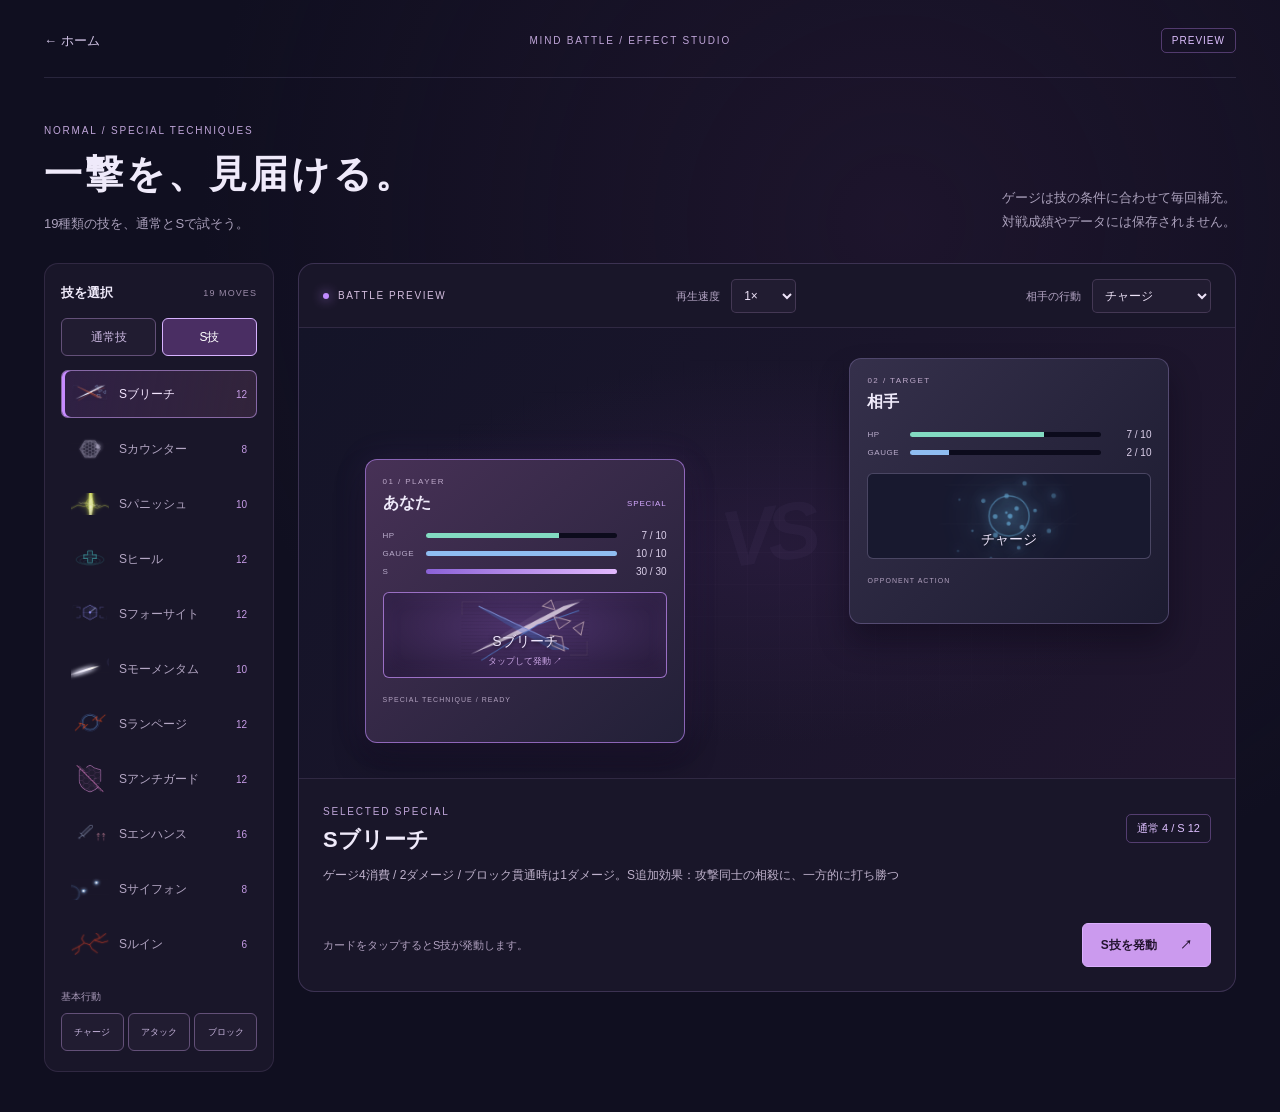
<file: battle-preview.html>
<!doctype html>
<html lang="ja">
<head>
  <meta charset="utf-8">
  <meta name="viewport" content="width=device-width,initial-scale=1">
  <meta name="theme-color" content="#100f20">
  <title>通常技・S技 バトルカードプレビュー | 心理バトル</title>
  <link rel="stylesheet" href="battle-action-art.css?v=account-update-20261024">
  <link rel="stylesheet" href="battle-preview.css?v=account-update-20261024">
</head>
<body>
  <main>
    <header class="studioHeader">
      <a href="./index.html" class="backLink">← ホーム</a>
      <span class="eyebrow">MIND BATTLE / EFFECT STUDIO</span>
      <span class="previewBadge">PREVIEW</span>
    </header>
    <section class="studioIntro">
      <div><p class="eyebrow">NORMAL / SPECIAL TECHNIQUES</p><h1>一撃を、見届ける。</h1><p>19種類の技を、通常とSで試そう。</p></div>
      <p class="studioNote">ゲージは技の条件に合わせて毎回補充。<br>対戦成績やデータには保存されません。</p>
    </section>
    <div class="studioLayout">
      <aside class="library" aria-labelledby="libraryTitle">
        <div class="sectionHeading"><h2 id="libraryTitle">技を選択</h2><span>19 MOVES</span></div>
        <div class="libraryModes" aria-label="演出の種類"><button id="normalMode" type="button" aria-pressed="false">通常技</button><button id="specialMode" type="button" aria-pressed="true">S技</button></div>
        <div id="moveLibrary" class="moveLibrary"></div>
        <p class="basicHeading">基本行動</p><div id="previewBasics" class="previewBasics"></div>
      </aside>
      <section class="previewPanel" aria-label="バトルカードプレビュー">
        <div class="previewToolbar"><span class="liveDot">BATTLE PREVIEW</span><label>再生速度 <select id="playbackRate"><option value="1">1×</option><option value="0.5">0.5×</option><option value="0.25">0.25×</option></select></label><label>相手の行動 <select id="opponentAction"></select></label></div>
        <div id="previewArena" class="previewArena">
          <div class="arenaGrid" aria-hidden="true"></div><span class="arenaVs" aria-hidden="true">VS</span>
          <article id="previewEnemy" class="battleCard enemyCard">
            <div class="cardHeading"><span>02 / TARGET</span><strong>相手</strong></div>
            <div class="resourceRow"><span>HP</span><div class="hpBar"><i></i></div><output class="hpValue">7 / 10</output></div>
            <div class="resourceRow"><span>GAUGE</span><div class="gaugeBar"><i></i></div><output class="gaugeValue">10 / 10</output></div>
            <div class="enemyAction action"><span class="actionName">チャージ</span></div>
            <span class="cardFoot">OPPONENT ACTION</span><span class="previewCardStatus"></span>
          </article>
          <article id="previewSelf" class="battleCard selfCard">
            <div class="cardHeading"><span>01 / PLAYER</span><strong>あなた</strong><span class="sTag">SPECIAL</span></div>
            <div class="resourceRow"><span>HP</span><div class="hpBar"><i></i></div><output class="hpValue">7 / 10</output></div>
            <div class="resourceRow"><span>GAUGE</span><div class="gaugeBar"><i></i></div><output class="gaugeValue">10 / 10</output></div>
            <div class="resourceRow specialResource"><span>S</span><div class="sBar"><i></i></div><output class="sValue">30 / 30</output></div>
            <button id="fireSpecial" class="action specialTechniqueAction" type="button"><span class="actionName">Sブリーチ</span><span class="fireHint">タップして発動 ↗</span></button>
            <span class="cardFoot">SPECIAL TECHNIQUE / READY</span><span class="previewCardStatus"></span>
          </article>
          <div id="previewEffects" aria-hidden="true"></div>
          <div id="moveAnnouncement" class="moveAnnouncement" aria-hidden="true"></div>
        </div>
        <div class="moveDetail"><div><span id="selectedVariant" class="eyebrow">SELECTED SPECIAL</span><h2 id="moveTitle">Sブリーチ</h2></div><span id="moveCost" class="costBadge"></span><p id="moveDescription"></p></div>
        <div class="previewFooter"><p id="previewStatus" role="status" aria-live="polite">カードをタップするとS技が発動します。</p><button id="replaySpecial" type="button">S技を発動 <span>↗</span></button></div>
      </section>
    </div>
  </main>
  <script src="combat-v4.js?v=s-special-completion-20261026"></script>
  <script src="battle-catalog.js"></script>
  <script src="advanced/special-rules.js?v=s-special-completion-20261026"></script>
  <script src="battle-preview-catalog.js?v=s-special-expansion-20261026"></script>
  <script src="battle-action-art.js"></script>
  <script src="battle-new-effects.js?v=account-update-20261024"></script>
  <script src="battle-timeline.js?v=s-special-completion-20261026"></script>
  <script src="battle-effects.js?v=account-update-20261024"></script>
  <script type="module" src="battle-preview.js?v=s-special-expansion-20261026"></script>
</body>
</html>
</file>
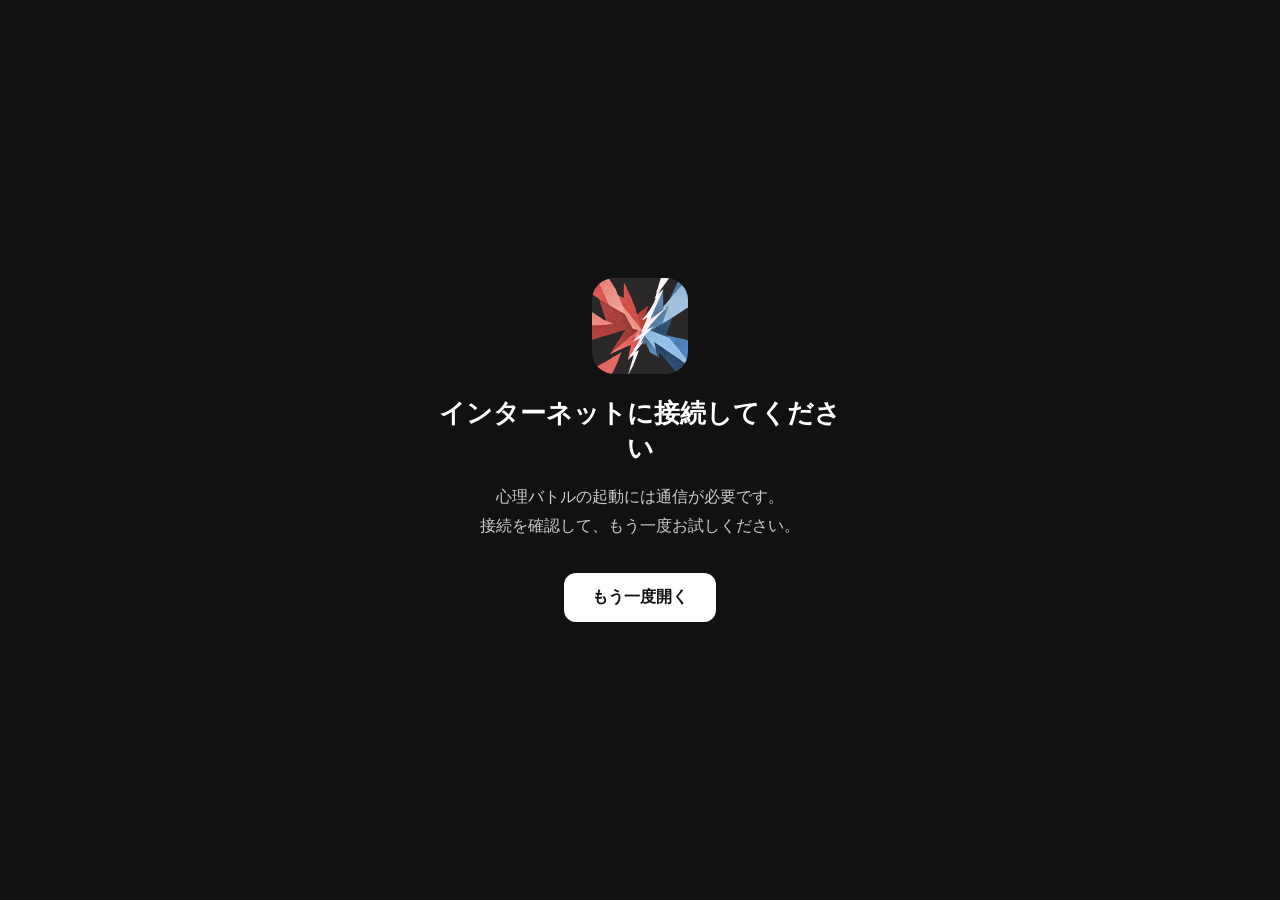
<file: offline.html>
<!doctype html>
<html lang="ja"><head><meta charset="utf-8"><meta name="viewport" content="width=device-width,initial-scale=1"><meta name="theme-color" content="#111111"><title>心理バトル — 接続待ち</title>
<style>body{margin:0;min-height:100svh;display:grid;place-items:center;background:#111;color:#fff;font-family:system-ui,sans-serif;text-align:center}main{padding:28px;max-width:420px}img{width:96px;height:96px;border-radius:22px}h1{font-size:26px}p{color:#ccc;line-height:1.8}a{display:inline-block;margin-top:16px;padding:14px 28px;border-radius:12px;background:#fff;color:#111;text-decoration:none;font-weight:bold}</style></head>
<body><main><img src="./icons/icon-192.png" alt=""><h1>インターネットに接続してください</h1><p>心理バトルの起動には通信が必要です。<br>接続を確認して、もう一度お試しください。</p><a href="./index.html">もう一度開く</a></main></body></html>
</file>
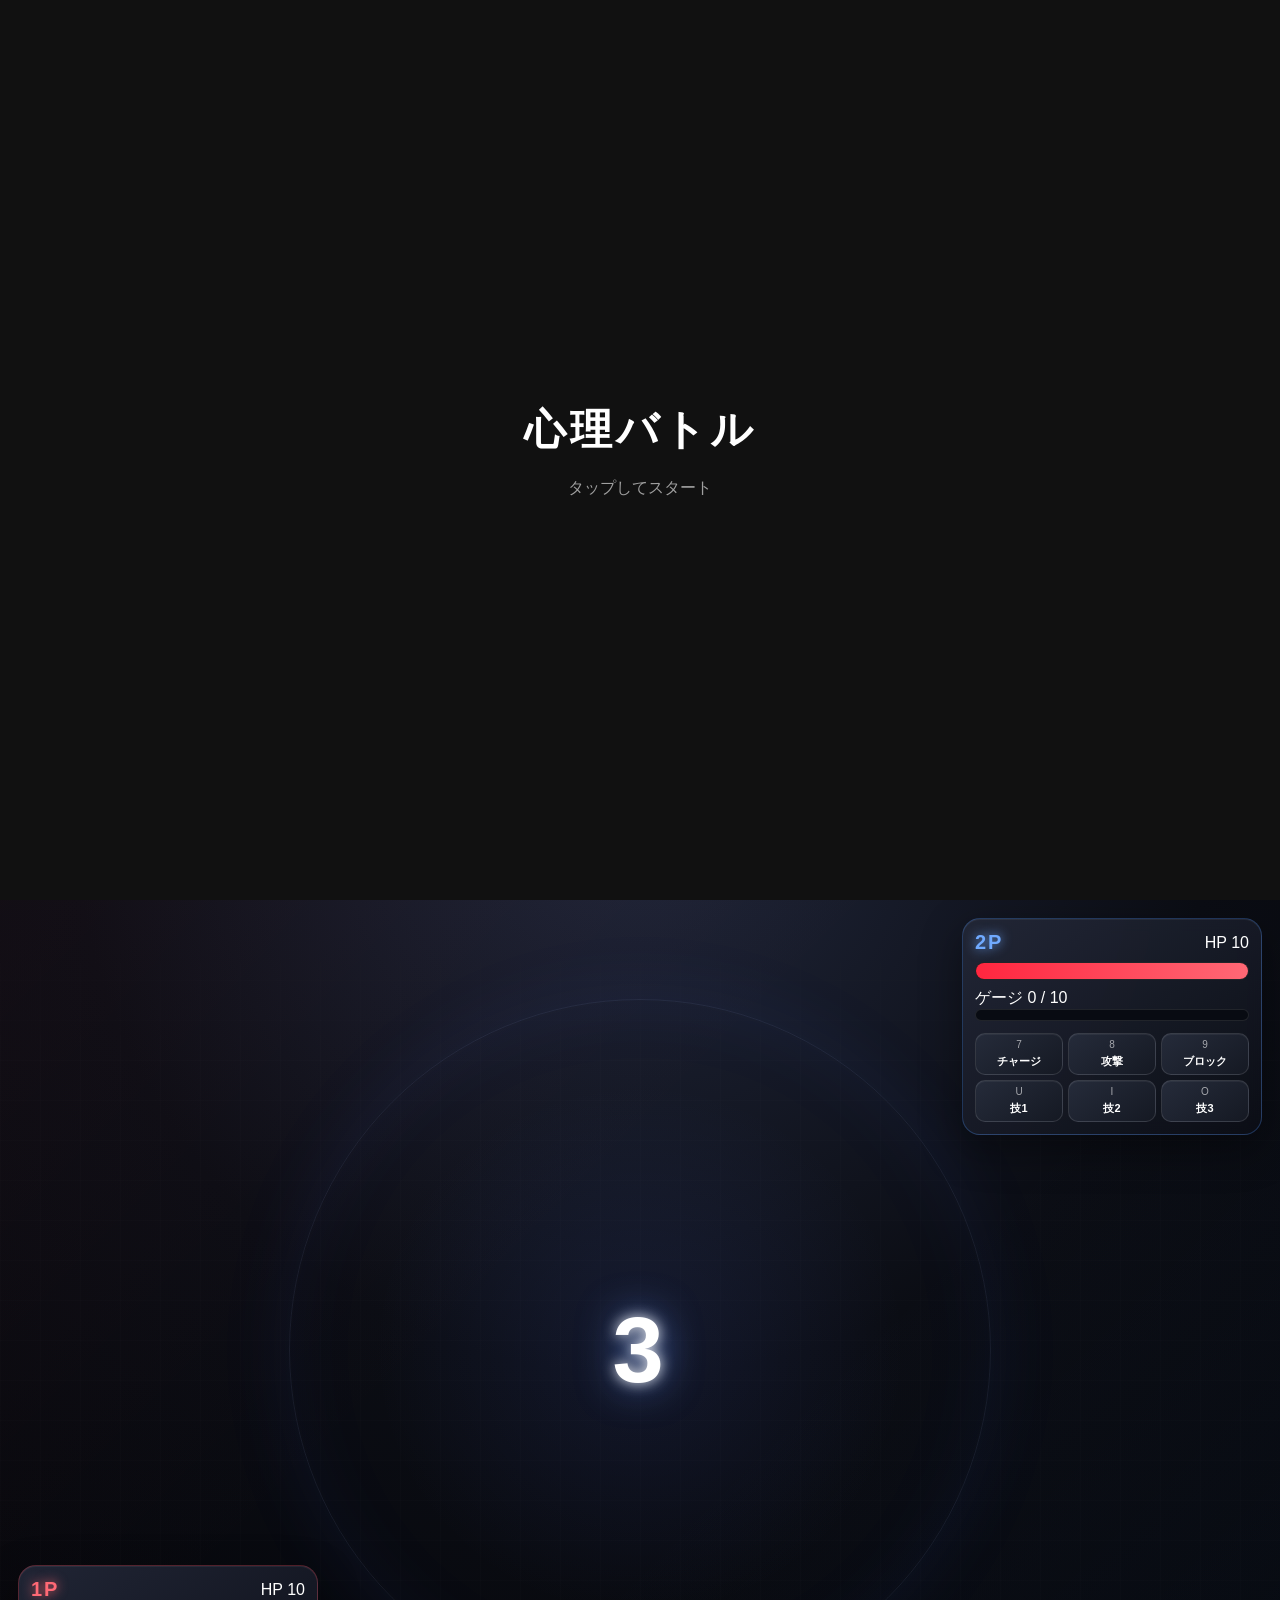
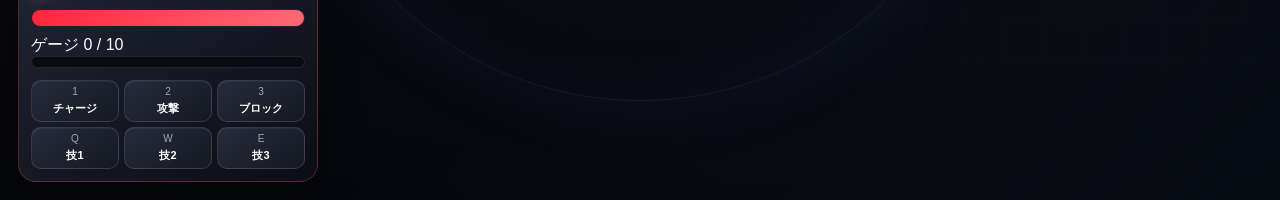
<file: 心理バトル_修正版 (1).html>
<!DOCTYPE html>
<html lang="ja">
<head>
<meta charset="UTF-8">
<meta name="viewport" content="width=device-width, initial-scale=1.0">
<title>心理バトル</title>

<style>

*{
  box-sizing:border-box;
  user-select:none;
}

body{
  margin:0;
  min-height:100vh;
  background:#111;
  color:white;
  font-family:Arial,"Noto Sans JP",sans-serif;
  overflow:hidden;
}

.screen{
  display:none;
  width:100%;
  min-height:100vh;
  justify-content:center;
  align-items:center;
  flex-direction:column;
}

.screen.active{
  display:flex;
}


/* =========================
   起動画面
========================= */

#startScreen{
  background:#111;
  cursor:pointer;
}

.startTitle{
  font-size:42px;
  font-weight:900;
  letter-spacing:4px;
}

.startSub{
  margin-top:20px;
  opacity:.6;
  font-size:16px;
}


/* =========================
   モード選択
========================= */

#modeScreen{
  gap:25px;
}

.screenTitle{
  font-size:32px;
  margin-bottom:20px;
}

.modeButton,
.confirmButton{
  width:280px;
  padding:18px;
  border:2px solid #555;
  border-radius:14px;
  background:#222;
  color:white;
  font-size:22px;
  font-weight:bold;
  cursor:pointer;
}

.modeButton:hover,
.confirmButton:hover{
  background:#333;
}


/* =========================
   技選択
========================= */

.techSelect{
  display:flex;
  flex-direction:column;
  gap:18px;
  margin-bottom:15px;
}

.techRow{
  display:flex;
  align-items:center;
  gap:15px;
}

.techArrow{
  width:45px;
  height:45px;
  border:1px solid #555;
  border-radius:10px;
  background:#222;
  color:white;
  font-size:25px;
  cursor:pointer;
}

.techIcon{
  width:100px;
  height:70px;
  border:2px solid #666;
  border-radius:12px;
  background:#222;
  display:flex;
  align-items:center;
  justify-content:center;
  font-weight:bold;
}

#techDescription{
  width:90%;
  max-width:600px;
  min-height:100px;
  margin:5px auto 20px;
  padding:12px 16px;
  border:1px solid #555;
  border-radius:12px;
  background:#1b1b1b;
  color:#ddd;
  font-size:15px;
  line-height:1.7;
  text-align:left;
}


/* =========================
   バトル画面
========================= */

#battleScreen{
  position:relative;
  display:block;
  min-height:100vh;
  width:100%;
  padding:0;
  overflow:hidden;
}

.playerArea{
  position:absolute;
  width:270px;
  border:1px solid #444;
  border-radius:12px;
  padding:8px;
  background:#181818;
  z-index:2;
}

#player1Area{
  bottom:18px;
  left:18px;
}

#player2Area{
  top:18px;
  right:18px;
}

.playerHeader{
  display:flex;
  justify-content:space-between;
  align-items:center;
  margin-bottom:8px;
}

.playerName{
  font-size:20px;
  font-weight:bold;
}

.hpText,
.gaugeText{
  font-size:16px;
}

.hpBar{
  width:100%;
  height:14px;
  background:#333;
  border-radius:10px;
  overflow:hidden;
  margin-bottom:8px;
}

.hpFill{
  height:100%;
  width:100%;
  background:#e33;
  transition:.2s;
}

.hpFill.hpDamage,.hpText.hpDamage{animation:hpDamage .42s ease-out !important;}

.gaugeBar{
  width:100%;
  height:10px;
  background:#333;
  border-radius:10px;
  overflow:hidden;
  margin-bottom:12px;
}

.gaugeFill{
  height:100%;
  width:0%;
  background:#4aa3ff;
  transition:.2s;
}

.actionList{
  display:grid;
  grid-template-columns:repeat(3,1fr);
  gap:5px;
}

.action{
  min-height:42px;
  border:1px solid #666;
  border-radius:10px;
  background:#292929;
  display:flex;
  align-items:center;
  justify-content:center;
  flex-direction:column;
  transition:.15s;
  cursor:pointer;
}

.actionKey{
  font-size:10px;
  opacity:.6;
}

.actionName{
  font-size:11px;
  font-weight:bold;
  margin-top:4px;
}

.playerArea.locked .action{
  filter:brightness(.35);
}

.action.disabled{
  opacity:.3;
}


/* =========================
   中央
========================= */

#battleCenter{
  position:absolute;
  inset:0;
  display:flex;
  flex-direction:column;
  align-items:center;
  justify-content:center;
  z-index:3;
  pointer-events:none;
}

#countdown{
  font-size:45px;
  font-weight:900;
}

#resultMessage{
  font-size:20px;
  min-height:28px;
  text-align:center;
}


/* =========================
   戦闘エフェクト
========================= */

#battleEffectLayer{
  position:absolute;
  inset:0;
  z-index:4;
  pointer-events:none;
  overflow:hidden;
}

.battleProjectile{
  position:absolute;
  width:22px;
  height:22px;
  border-radius:50%;
  transform:translate(-50%,-50%);
  box-shadow:
    0 0 10px 4px currentColor,
    0 0 24px 8px currentColor;
}

.battleProjectile.p1{
  color:#ff4d4d;
  background:#fff;
}

.battleProjectile.p2{
  color:#4da6ff;
  background:#fff;
}

.momentumProjectile{
  width:30px !important;
  height:18px !important;
  border-radius:65% 38% 65% 38% !important;
  background:linear-gradient(135deg,#fff,#e9edf4 55%,#fff) !important;
  box-shadow:0 0 8px #fff,0 0 18px rgba(255,255,255,.9),0 0 35px rgba(190,205,225,.7) !important;
}
.momentumProjectile.p1{transform:translate(-50%,-50%) rotate(20deg) scaleX(-1);}
.momentumProjectile.p2{transform:translate(-50%,-50%) rotate(20deg);}


/* =========================
   行動名
========================= */

.battleActionLabel{
  position:absolute;
  z-index:6;

  font-size:42px;
  font-weight:900;

  padding:10px 20px;

  border-radius:12px;

  opacity:0;

  animation:actionLabelIn .8s ease-out forwards;

  text-shadow:
    0 0 10px currentColor,
    0 0 22px currentColor,
    0 0 40px currentColor;

  white-space:nowrap;
}


/* 1P：左下から中央寄り */

.battleActionLabel.p1{
  left:30%;
  bottom:30%;
  transform:translateX(-50%);
  color:#ff6b6b;
}

.battleActionLabel.p2{
  left:46%;
  top:30%;
  transform:translateX(-50%);
  color:#69aaff;
}
@keyframes actionLabelIn{
  0%{
    opacity:0;
    transform:scale(.75);
  }

  25%{
    opacity:1;
    transform:scale(1.08);
  }

  100%{
    opacity:1;
    transform:scale(1);
  }
}


/* =========================
   シールド
========================= */

.battleShield{
  position:absolute;
  width:92px;
  height:120px;
  z-index:5;
  transform:translate(-50%,-50%);
  border:5px solid currentColor;
  border-radius:
    50% 50% 45% 45% /
    18% 18% 72% 72%;

  opacity:0;

  box-shadow:
    0 0 12px currentColor,
    0 0 30px currentColor,
    inset 0 0 18px currentColor;

  background:
    radial-gradient(
      circle,
      transparent 35%,
      rgba(255,255,255,.08) 70%,
      transparent 72%
    );

  animation:shieldAppear .8s ease-out forwards;
}

.battleShield.p1{
  left:15%;
  top:75%;
  color:#69aaff;
}

.battleShield.p2{
  right:15%;
  top:25%;
  color:#69aaff;
}

@keyframes shieldAppear{

  0%{
    opacity:0;
    transform:translate(-50%,-50%) scale(.45);
  }

  25%{
    opacity:1;
    transform:translate(-50%,-50%) scale(1.12);
  }

  100%{
    opacity:.9;
    transform:translate(-50%,-50%) scale(1);
  }

}


/* =========================
   ヒット表示
========================= */

.battleImpact{
  position:absolute;
  left:50%;
  top:50%;
  transform:translate(-50%,-50%) scale(.2);
  font-size:38px;
  font-weight:900;
  opacity:0;

  text-shadow:
    0 0 12px currentColor,
    0 0 28px currentColor;

  animation:impactFlash .45s ease-out forwards;
}

.battleImpact.hit{
  color:#ffcf4d;
}

.battleImpact.blocked{
  color:#65b5ff;
}

.battleImpact.clash{
  color:#fff;
}

.battleImpact.reflect{
  color:#d66cff;
}

.battleImpact.heal{
  color:#63ff8b;
}

@keyframes impactFlash{

  0%{
    opacity:0;
    transform:translate(-50%,-50%) scale(.2);
  }

  30%{
    opacity:1;
    transform:translate(-50%,-50%) scale(1.35);
  }

  100%{
    opacity:0;
    transform:translate(-50%,-50%) scale(1.8);
  }

}


/* =========================
   スマホ対応
========================= */

@media(max-width:600px){

  .startTitle{
    font-size:30px;
  }

  .screenTitle{
    font-size:26px;
  }

  .playerArea{
    width:220px;
    padding:6px;
  }

  #player1Area{
    bottom:10px;
    left:10px;
  }

  #player2Area{
    top:10px;
    right:10px;
  }

  .action{
    min-height:36px;
  }

  .actionName{
    font-size:11px;
  }

  .actionKey{
    font-size:10px;
  }

  .techIcon{
    width:85px;
  }

  #techDescription{
    font-size:13px;
  }

}


/* =========================
   心理バトル：対戦ゲームUI強化
========================= */
body{
  background:
    radial-gradient(circle at 50% 45%, #20263a 0%, #0b0d14 48%, #05060a 100%);
}

#battleScreen{
  background:
    radial-gradient(circle at 50% 50%, rgba(90,120,255,.10), transparent 34%),
    linear-gradient(135deg, rgba(255,70,90,.035), transparent 42%),
    linear-gradient(315deg, rgba(60,150,255,.035), transparent 42%);
}

#battleScreen::before{
  content:"";
  position:absolute;
  inset:0;
  pointer-events:none;
  opacity:.28;
  background-image:
    linear-gradient(rgba(255,255,255,.035) 1px, transparent 1px),
    linear-gradient(90deg, rgba(255,255,255,.035) 1px, transparent 1px);
  background-size:40px 40px;
  mask-image:linear-gradient(to bottom, transparent, black 18%, black 82%, transparent);
}

#battleScreen::after{
  content:"";
  position:absolute;
  left:50%;
  top:50%;
  width:55vw;
  height:55vw;
  max-width:700px;
  max-height:700px;
  transform:translate(-50%,-50%);
  border:1px solid rgba(150,180,255,.10);
  border-radius:50%;
  box-shadow:0 0 80px rgba(80,110,255,.08), inset 0 0 80px rgba(80,110,255,.05);
  pointer-events:none;
}

.playerArea{
  width:300px;
  padding:12px;
  border:1px solid rgba(255,255,255,.16);
  border-radius:18px;
  background:linear-gradient(145deg, rgba(35,40,56,.92), rgba(12,14,22,.92));
  box-shadow:0 14px 40px rgba(0,0,0,.38), inset 0 1px 0 rgba(255,255,255,.06);
  backdrop-filter:blur(8px);
  transition:transform .2s, box-shadow .2s, border-color .2s;
}

#player1Area{ border-color:rgba(255,75,90,.28); }
#player2Area{ border-color:rgba(80,150,255,.28); }

.playerArea.locked{
  box-shadow:0 0 28px rgba(255,255,255,.08), 0 14px 40px rgba(0,0,0,.38);
}

.playerName{
  letter-spacing:2px;
  text-shadow:0 0 12px currentColor;
}
#player1Area .playerName{color:#ff6975;}
#player2Area .playerName{color:#70aaff;}

.hpBar{
  height:18px;
  border:1px solid rgba(255,255,255,.10);
  background:#090b10;
  box-shadow:inset 0 2px 5px rgba(0,0,0,.6);
}
.hpFill{
  background:linear-gradient(90deg,#ff263f,#ff6875,#ff263f);
  background-size:200% 100%;
  box-shadow:0 0 12px rgba(255,50,70,.65);
  transition:width .35s cubic-bezier(.2,.8,.2,1);
  animation:hpFlow 2s linear infinite;
}

.gaugeBar{
  height:12px;
  border:1px solid rgba(255,255,255,.10);
  background:#080b12;
}
.gaugeFill{
  background:linear-gradient(90deg,#3f82ff,#7fe8ff,#3f82ff);
  background-size:200% 100%;
  box-shadow:0 0 10px rgba(70,170,255,.55);
  transition:width .35s cubic-bezier(.2,.8,.2,1);
  animation:gaugeFlow 1.7s linear infinite;
}
.gaugeFill.gaugeReady{
  box-shadow:0 0 9px #68c9ff,0 0 22px rgba(70,160,255,.9),0 0 38px rgba(70,160,255,.5);
  animation:gaugeFlow .8s linear infinite, gaugePulse .7s ease-in-out infinite alternate;
}
.gaugeFill.gaugeMax{
  box-shadow:0 0 10px #fff,0 0 25px #6de4ff,0 0 50px rgba(80,180,255,.9);
}

.action{
  border:1px solid rgba(255,255,255,.12);
  background:linear-gradient(145deg,#252b3a,#151923);
  box-shadow:inset 0 1px 0 rgba(255,255,255,.05);
  transition:transform .12s, filter .12s, box-shadow .12s, border-color .12s;
}
.action:hover{
  transform:translateY(-2px);
  border-color:rgba(130,180,255,.55);
  box-shadow:0 0 16px rgba(80,150,255,.18), inset 0 1px 0 rgba(255,255,255,.08);
}
.action.disabled{filter:grayscale(.7);opacity:.22;}
.playerArea.locked .action:hover{transform:none;}

#countdown{
  font-size:clamp(54px,8vw,92px);
  letter-spacing:4px;
  text-shadow:0 0 14px rgba(255,255,255,.9),0 0 40px rgba(100,150,255,.8);
}
#countdown.countPulse{animation:countPulse .65s cubic-bezier(.2,.9,.2,1);}
#countdown.battleCall{
  color:#fff;
  font-size:clamp(42px,7vw,82px);
  text-shadow:0 0 15px #fff,0 0 35px #5da5ff,0 0 70px #5da5ff;
  animation:battleCall .9s cubic-bezier(.15,.9,.2,1) forwards;
}

#resultMessage{
  min-height:0;
  font-size:clamp(54px,10vw,120px);
  font-weight:1000;
  letter-spacing:7px;
  text-transform:uppercase;
  text-shadow:0 0 12px currentColor,0 0 35px currentColor,0 0 75px currentColor;
}
#resultMessage.resultShow{animation:resultReveal .9s cubic-bezier(.16,1,.3,1) forwards;}

.battleActionLabel{
  font-size:clamp(30px,4vw,52px);
  padding:10px 18px;
  background:linear-gradient(90deg,transparent,rgba(255,255,255,.07),transparent);
  border-top:1px solid currentColor;
  border-bottom:1px solid currentColor;
}

.battleProjectile{
  width:26px;
  height:26px;
  box-shadow:0 0 10px 5px currentColor,0 0 28px 12px currentColor,0 0 55px 18px rgba(255,255,255,.35);
}
.battleProjectile::after{
  content:"";
  position:absolute;
  width:90px;
  height:10px;
  left:50%;
  top:50%;
  transform:translate(-50%,-50%);
  background:linear-gradient(90deg,transparent,currentColor,transparent);
  filter:blur(5px);
  opacity:.8;
}

.battleShield{
  border-width:4px;
  background:radial-gradient(circle,rgba(110,190,255,.22),rgba(70,130,255,.05) 45%,transparent 70%);
}
.battleShield.shieldBreak{animation:shieldBreak .45s ease-out forwards;}

.battleImpact{
  font-size:clamp(38px,6vw,72px);
  letter-spacing:3px;
}
.battleImpact.damageText{
  font-size:clamp(26px,4vw,48px);
  margin-top:90px;
}

/* ヒット時の画面揺れ */
#battleScreen.hitShake{animation:screenShake .28s linear;}

/* 汎用エフェクト */
.effectFlash,.effectRing,.effectSlash,.effectShockwave,.effectParticles,.effectHex,.effectAura,.effectLightning{
  position:absolute;
  left:50%;top:50%;
  pointer-events:none;
}
.effectFlash{
  width:100%;height:100%;
  transform:translate(-50%,-50%);
  background:radial-gradient(circle,rgba(255,255,255,.55),rgba(255,255,255,.08) 20%,transparent 55%);
  animation:flashBurst .35s ease-out forwards;
}
.effectRing{
  width:80px;height:80px;
  border:4px solid currentColor;
  border-radius:50%;
  transform:translate(-50%,-50%) scale(.2);
  box-shadow:0 0 18px currentColor, inset 0 0 18px currentColor;
  animation:ringBurst .65s cubic-bezier(.15,.8,.2,1) forwards;
}
.effectSlash{
  width:390px;height:18px;
  border-radius:50%;
  background:linear-gradient(90deg,transparent,#fff,currentColor,transparent);
  box-shadow:0 0 12px currentColor,0 0 28px currentColor;
  transform:translate(-50%,-50%) rotate(-25deg) scaleX(0);
  animation:slashBurst .42s cubic-bezier(.2,.9,.2,1) forwards;
}
.effectShockwave{
  width:60px;height:60px;
  border:5px solid currentColor;
  border-radius:50%;
  transform:translate(-50%,-50%) scale(.2);
  animation:shockwave .55s ease-out forwards;
}
.effectHex{
  width:130px;height:130px;
  border:3px solid currentColor;
  clip-path:polygon(50% 0,93% 25%,93% 75%,50% 100%,7% 75%,7% 25%);
  transform:translate(-50%,-50%) scale(.3) rotate(0deg);
  box-shadow:0 0 20px currentColor;
  animation:hexSeal .75s ease-out forwards;
}
.effectAura{
  width:220px;height:220px;
  border-radius:50%;
  background:radial-gradient(circle,rgba(255,255,255,.28),rgba(80,255,150,.12) 35%,transparent 70%);
  box-shadow:0 0 35px rgba(80,255,150,.55);
  transform:translate(-50%,-50%) scale(.35);
  animation:auraHeal .8s ease-out forwards;
}
.effectLightning{
  width:8px;height:260px;
  background:linear-gradient(transparent,#fff,currentColor,transparent);
  filter:drop-shadow(0 0 10px currentColor);
  transform:translate(-50%,-50%) rotate(25deg) scaleY(.2);
  animation:lightningStrike .42s ease-out forwards;
}

@keyframes hpDamage{0%{filter:brightness(1)}25%{filter:brightness(2.3)}55%{filter:brightness(.7)}100%{filter:brightness(1)}}
@keyframes hpFlow{to{background-position:200% 0;}}
@keyframes gaugeFlow{to{background-position:200% 0;}}
@keyframes gaugePulse{from{filter:brightness(1)}to{filter:brightness(1.55)}}
@keyframes countPulse{0%{opacity:0;transform:scale(1.8)}35%{opacity:1;transform:scale(.92)}100%{opacity:1;transform:scale(1)}}
@keyframes battleCall{0%{opacity:0;transform:scale(1.7)}35%{opacity:1;transform:scale(.92)}100%{opacity:0;transform:scale(1.08)}}
@keyframes resultReveal{0%{opacity:0;transform:scale(2.4) rotate(-4deg);filter:blur(10px)}55%{opacity:1;transform:scale(.92) rotate(1deg);filter:blur(0)}100%{opacity:1;transform:scale(1) rotate(0)}}
@keyframes screenShake{0%,100%{transform:translate(0,0)}20%{transform:translate(-8px,4px)}40%{transform:translate(7px,-3px)}60%{transform:translate(-5px,-4px)}80%{transform:translate(5px,3px)}}
@keyframes flashBurst{0%{opacity:0}20%{opacity:1}100%{opacity:0}}
@keyframes ringBurst{0%{opacity:1;transform:translate(-50%,-50%) scale(.2)}100%{opacity:0;transform:translate(-50%,-50%) scale(3.4)}}
@keyframes slashBurst{0%{opacity:0;transform:translate(-50%,-50%) rotate(-25deg) scaleX(0)}35%{opacity:1;transform:translate(-50%,-50%) rotate(-25deg) scaleX(1.1)}100%{opacity:0;transform:translate(-50%,-50%) rotate(-25deg) scaleX(1.35) translateX(30px)}}
@keyframes shockwave{0%{opacity:1;transform:translate(-50%,-50%) scale(.2)}100%{opacity:0;transform:translate(-50%,-50%) scale(4.5)}}
@keyframes hexSeal{0%{opacity:0;transform:translate(-50%,-50%) scale(.2) rotate(-25deg)}30%{opacity:1;transform:translate(-50%,-50%) scale(1) rotate(0)}100%{opacity:0;transform:translate(-50%,-50%) scale(1.25) rotate(15deg)}}
@keyframes auraHeal{0%{opacity:0;transform:translate(-50%,-50%) scale(.25)}30%{opacity:1}100%{opacity:0;transform:translate(-50%,-50%) scale(1.45)}}
@keyframes lightningStrike{0%{opacity:0;transform:translate(-50%,-50%) rotate(25deg) scaleY(.1)}35%{opacity:1;transform:translate(-50%,-50%) rotate(25deg) scaleY(1)}100%{opacity:0;transform:translate(-50%,-50%) rotate(25deg) scaleY(1.2)}}
@keyframes shieldBreak{0%{opacity:1;transform:translate(-50%,-50%) scale(1)}100%{opacity:0;transform:translate(-50%,-50%) scale(1.35);filter:brightness(2)}}

@media(max-width:600px){
  .playerArea{width:calc(50vw - 15px);min-width:170px;}
  #player1Area{left:8px;bottom:8px;}
  #player2Area{right:8px;top:8px;}
  .actionList{gap:3px;}
  .action{min-height:38px;}
  .actionName{font-size:10px;}
  .battleActionLabel{font-size:25px;padding:7px 10px;}
  .effectSlash{width:250px;}
}

</style>
</head>


<body>


<!-- =========================
     画面1：起動
========================= -->

<div id="startScreen"
     class="screen active"
     onclick="showScreen('modeScreen')">

  <div class="startTitle">
    心理バトル
  </div>

  <div class="startSub">
    タップしてスタート
  </div>

</div>


<!-- =========================
     画面2：モード選択
========================= -->

<div id="modeScreen" class="screen">

  <div class="screenTitle">
    バトルモード
  </div>

  <button
    class="modeButton"
    onclick="selectMode('offline')">
    オフライン
  </button>

  <button
    class="modeButton"
    onclick="selectMode('online')">
    オンライン
  </button>

</div>


<!-- =========================
     画面3：技選択
========================= -->

<div id="techScreen" class="screen">

  <div id="techTitle"
       class="screenTitle">
    1P：技を3つ選択
  </div>


  <div class="techSelect">

    <div class="techRow">

      <button
        class="techArrow"
        onclick="changeTech(0,-1)">
        ＜
      </button>

      <div
        id="techIcon0"
        class="techIcon">
        技1
      </div>

      <button
        class="techArrow"
        onclick="changeTech(0,1)">
        ＞
      </button>

    </div>


    <div class="techRow">

      <button
        class="techArrow"
        onclick="changeTech(1,-1)">
        ＜
      </button>

      <div
        id="techIcon1"
        class="techIcon">
        技2
      </div>

      <button
        class="techArrow"
        onclick="changeTech(1,1)">
        ＞
      </button>

    </div>


    <div class="techRow">

      <button
        class="techArrow"
        onclick="changeTech(2,-1)">
        ＜
      </button>

      <div
        id="techIcon2"
        class="techIcon">
        技3
      </div>

      <button
        class="techArrow"
        onclick="changeTech(2,1)">
        ＞
      </button>

    </div>

  </div>


  <!-- 技の説明 -->

  <div id="techDescription">
  </div>


  <button
    id="techConfirmButton"
    class="confirmButton"
    onclick="confirmTech()">
    次へ
  </button>

</div>


<!-- =========================
     画面4：バトル
========================= -->

<div id="battleScreen"
     class="screen">


  <!-- 1P -->

  <div id="player1Area"
       class="playerArea">

    <div class="playerHeader">

      <div class="playerName">
        1P
      </div>

      <div>
        HP
        <span id="hp1Text">
          10
        </span>
      </div>

    </div>


    <div class="hpBar">

      <div
        id="hp1Fill"
        class="hpFill">
      </div>

    </div>


    <div class="gaugeText">

      ゲージ
      <span id="gauge1Text">
        0
      </span>
      / 10

    </div>


    <div class="gaugeBar">

      <div
        id="gauge1Fill"
        class="gaugeFill">
      </div>

    </div>


    <div id="actions1"
         class="actionList">


      <div
        class="action"
        data-player="1"
        data-action="charge">

        <div class="actionKey">
          1
        </div>

        <div class="actionName">
          チャージ
        </div>

      </div>


      <div
        class="action"
        data-player="1"
        data-action="attack">

        <div class="actionKey">
          2
        </div>

        <div class="actionName">
          攻撃
        </div>

      </div>


      <div
        class="action"
        data-player="1"
        data-action="block">

        <div class="actionKey">
          3
        </div>

        <div class="actionName">
          ブロック
        </div>

      </div>


      <div
        id="p1tech0"
        class="action"
        data-player="1">

        <div class="actionKey">
          Q
        </div>

        <div class="actionName">
          技1
        </div>

      </div>


      <div
        id="p1tech1"
        class="action"
        data-player="1">

        <div class="actionKey">
          W
        </div>

        <div class="actionName">
          技2
        </div>

      </div>


      <div
        id="p1tech2"
        class="action"
        data-player="1">

        <div class="actionKey">
          E
        </div>

        <div class="actionName">
          技3
        </div>

      </div>

    </div>

  </div>


  <!-- 中央 -->

  <div id="battleCenter">

    <div id="countdown">
      3
    </div>

    <div id="resultMessage">
    </div>

  </div>


  <!-- 2P -->

  <div id="player2Area"
       class="playerArea">

    <div class="playerHeader">

      <div class="playerName">
        2P
      </div>

      <div>
        HP
        <span id="hp2Text">
          10
        </span>
      </div>

    </div>


    <div class="hpBar">

      <div
        id="hp2Fill"
        class="hpFill">
      </div>

    </div>


    <div class="gaugeText">

      ゲージ
      <span id="gauge2Text">
        0
      </span>
      / 10

    </div>


    <div class="gaugeBar">

      <div
        id="gauge2Fill"
        class="gaugeFill">
      </div>

    </div>


    <div id="actions2"
         class="actionList">


      <div
        class="action"
        data-player="2"
        data-action="charge">

        <div class="actionKey">
          7
        </div>

        <div class="actionName">
          チャージ
        </div>

      </div>


      <div
        class="action"
        data-player="2"
        data-action="attack">

        <div class="actionKey">
          8
        </div>

        <div class="actionName">
          攻撃
        </div>

      </div>


      <div
        class="action"
        data-player="2"
        data-action="block">

        <div class="actionKey">
          9
        </div>

        <div class="actionName">
          ブロック
        </div>

      </div>


      <div
        id="p2tech0"
        class="action"
        data-player="2">

        <div class="actionKey">
          U
        </div>

        <div class="actionName">
          技1
        </div>

      </div>


      <div
        id="p2tech1"
        class="action"
        data-player="2">

        <div class="actionKey">
          I
        </div>

        <div class="actionName">
          技2
        </div>

      </div>


      <div
        id="p2tech2"
        class="action"
        data-player="2">

        <div class="actionKey">
          O
        </div>

        <div class="actionName">
          技3
        </div>

      </div>

    </div>

  </div>


</div>


<script>


/* =========================
   ゲーム状態
========================= */

let hp = {
  1:10,
  2:10
};

let gauge = {
  1:0,
  2:0
};

let selectedAction = {
  1:null,
  2:null
};

let lastAction = {1:null,2:null};
let lastLastAction = {1:null,2:null};
// モーメンタムの「次の1回だけ2ダメージ」判定
let momentumBonus = {1:false,2:false};
let blockSeal = {1:false,2:false};

let locked = {
  1:false,
  2:false
};

let countdownTimer = null;

let countdown = 3;


/* =========================
   基本行動
========================= */

const basicActions = {

  charge:{
    name:"チャージ",
    power:0,
    cost:0,
    type:"charge"
  },

  attack:{
    name:"アタック",
    power:1,
    cost:1,
    type:"attack",
    pierce:false
  },

  block:{
    name:"ブロック",
    power:0,
    cost:0,
    type:"block"
  }

};


/* =========================
   技
========================= */

const techniquePool = [

  {
    name:"ブリーチ",
    cost:4,
    power:2,
    pierce:true,
    type:"attack",
    skill:"tech1",
    description:
      "ゲージ4消費 / 2ダメージ / ブロック無視"
  },

  {
    name:"カウンター",
    cost:2,
    power:0,
    pierce:false,
    type:"reflect",
    skill:"tech2",
    description:
      "ゲージ2消費 / 相手が攻撃していた場合、その攻撃ダメージをすべて相手に返す"
  },

  {
    name:"技3",
    cost:5,
    power:2,
    pierce:false,
    type:"attack",
    skill:"tech3",
    description:
      "ゲージ5消費 / 2ダメージ / 相手がチャージ中なら追加2ダメージ"
  },

  {
    name:"技4",
    cost:3,
    power:0,
    pierce:false,
    type:"heal",
    skill:"tech4",
    description:
      "ゲージ3消費 / 自分のHPを1回復"
  },

  {name:"フォーサイト",cost:1,power:0,pierce:false,type:"block",skill:"tech5",description:"ゲージ1消費 / ブロック状態 / 相手がチャージならゲージ+3"},
  {name:"モーメンタム",cost:2,power:1,pierce:false,type:"attack",skill:"tech6",description:"ゲージ2消費 / 1ダメージ / 前のターンも技6なら2ダメージ"},
  {name:"ランページ",cost:0,power:0,pierce:false,type:"special",skill:"tech7",description:"前のターンにチャージしていた場合のみ / ゲージ+8 / HP-3"},
  {name:"技8",cost:0,power:0,pierce:false,type:"seal",skill:"tech8",description:"相手のゲージが7未満のとき使用可能 / 相手のブロック系技を封印"}

];


/* =========================
   画面切り替え
========================= */

function showScreen(id){

  document
    .querySelectorAll(".screen")
    .forEach(screen => {

      screen.classList.remove("active");

    });

  document
    .getElementById(id)
    .classList.add("active");

}


/* =========================
   モード選択
========================= */

let gameMode = null;

function selectMode(mode){

  gameMode = mode;

  selectingPlayer = 1;

  selectedTechniques[1] = [0,1,2];
  selectedTechniques[2] = [0,1,2];

  showScreen("techScreen");

  document
    .getElementById("techConfirmButton")
    .textContent = "次へ";

  if(mode === "offline"){

    document
      .getElementById("techTitle")
      .textContent =
        "1P：技を3つ選択";

  }else{

    document
      .getElementById("techTitle")
      .textContent =
        "技を3つ選択";

  }

  updateTechniqueDisplay();

}


/* =========================
   技選択
========================= */

let selectingPlayer = 1;

let selectedTechniques = {

  1:[0,1,2],

  2:[0,1,2]

};


function changeTech(slot,direction){

  const current =
    selectedTechniques[selectingPlayer][slot];

  const usedByOtherSlots =
    selectedTechniques[selectingPlayer]
      .filter((_,i) => i !== slot);

  let next = current;

  do{

    next += direction;

    if(next < 0){
      next = techniquePool.length - 1;
    }

    if(next >= techniquePool.length){
      next = 0;
    }

  }while(
    usedByOtherSlots.includes(next) &&
    next !== current
  );

  selectedTechniques[selectingPlayer][slot] = next;

  updateTechniqueDisplay();

}


/* =========================
   技表示
========================= */

function updateTechniqueDisplay(){

  selectedTechniques[selectingPlayer]
    .forEach((index,slot)=>{

      const tech =
        techniquePool[index];

      document
        .getElementById(
          "techIcon" + slot
        )
        .textContent =
          tech.name;

    });


  const descriptions =
    selectedTechniques[selectingPlayer]
      .map(index => {

        const tech =
          techniquePool[index];

        return `
          <div>
            <strong>${tech.name}</strong>：
            ${tech.description}
          </div>
        `;

      })
      .join("");

  document
    .getElementById("techDescription")
    .innerHTML =
      descriptions;

}


let player1Techs = [];

let player2Techs = [];


/* =========================
   技決定
========================= */

function confirmTech(){

  // オンラインは自分（1P）だけ技を3つ選択
  if(gameMode === "online"){
    player1Techs =
      selectedTechniques[1]
        .map(index =>
          techniquePool[index]
        );

    // オンライン側の相手技は通信実装時に受信する想定。
    // 現在はバトル開始用に初期値を使用する。
    player2Techs =
      selectedTechniques[2]
        .map(index =>
          techniquePool[index]
        );

    setupBattle();
    return;
  }

  // オフラインは従来どおり1P→2Pの順で選択
  if(selectingPlayer === 1){

    player1Techs =
      selectedTechniques[1]
        .map(index =>
          techniquePool[index]
        );

    selectingPlayer = 2;

    document
      .getElementById("techTitle")
      .textContent =
        "2P：技を3つ選択";

    document
      .getElementById("techConfirmButton")
      .textContent =
        "決定";

    updateTechniqueDisplay();

    return;
  }

  player2Techs =
    selectedTechniques[2]
      .map(index =>
        techniquePool[index]
      );

  setupBattle();

}


/* =========================
   バトル開始
========================= */

function setupBattle(){

  hp[1] = 10;
  hp[2] = 10;

  gauge[1] = 0;
  gauge[2] = 0;

  selectedAction[1] = null;
  selectedAction[2] = null;

  lastAction[1] = null;
  lastAction[2] = null;
  lastLastAction[1] = null;
  lastLastAction[2] = null;
  momentumBonus[1] = false;
  momentumBonus[2] = false;
  blockSeal[1] = false;
  blockSeal[2] = false;

  locked[1] = false;
  locked[2] = false;

  displayedHp[1] = 10;
  displayedHp[2] = 10;
  displayedGauge[1] = 0;
  displayedGauge[2] = 0;

  updateBattleUI();

  showScreen("battleScreen");

  setupActionNames();

  startTurn();

}


/* =========================
   技名表示
========================= */

function setupActionNames(){

  document
    .querySelector(
      "#p1tech0 .actionName"
    )
    .textContent =
      player1Techs[0].name;

  document
    .querySelector(
      "#p1tech1 .actionName"
    )
    .textContent =
      player1Techs[1].name;

  document
    .querySelector(
      "#p1tech2 .actionName"
    )
    .textContent =
      player1Techs[2].name;


  document
    .querySelector(
      "#p2tech0 .actionName"
    )
    .textContent =
      player2Techs[0].name;

  document
    .querySelector(
      "#p2tech1 .actionName"
    )
    .textContent =
      player2Techs[1].name;

  document
    .querySelector(
      "#p2tech2 .actionName"
    )
    .textContent =
      player2Techs[2].name;

}


/* =========================
   ターン開始
========================= */

function startTurn(){

  selectedAction[1] = null;
  selectedAction[2] = null;

  locked[1] = false;
  locked[2] = false;

  document.getElementById("player1Area").classList.remove("locked");
  document.getElementById("player2Area").classList.remove("locked");
  document.getElementById("resultMessage").textContent = "";

  updateDisabledActions();

  // 行動選択時間：10秒
  countdown = 10;
  const el = document.getElementById("countdown");
  el.className = "countPulse";
  el.textContent = "10";

  clearInterval(countdownTimer);

  countdownTimer = setInterval(()=>{
    countdown--;

    if(countdown > 0){
      el.className = "";
      void el.offsetWidth;
      el.className = "countPulse";
      el.textContent = countdown;
      return;
    }

    if(countdown === 0){
      el.className = "battleCall";
      el.textContent = "BATTLE!";
      setTimeout(()=>{
        if(countdown === 0) finishTurn();
      },500);
    }

    clearInterval(countdownTimer);
  },1000);
}

/* =========================
   キー入力
========================= */

document.addEventListener(
  "keydown",
  event => {

    const key =
      event.key.toLowerCase();


    const p1Keys = {

      "1":"charge",
      "2":"attack",
      "3":"block",

      "q":"tech0",
      "w":"tech1",
      "e":"tech2"

    };


    const p2Keys = {

      "7":"charge",
      "8":"attack",
      "9":"block",

      "u":"tech0",
      "i":"tech1",
      "o":"tech2"

    };


    if(p1Keys[key]){

      chooseAction(
        1,
        p1Keys[key]
      );

      return;

    }


    if(p2Keys[key]){

      chooseAction(
        2,
        p2Keys[key]
      );

      return;

    }

  }
);


/* =========================
   マウス・タップ操作
========================= */

document.addEventListener(
  "click",
  event => {

    const actionElement =
      event.target.closest(
        ".action"
      );

    if(!actionElement){
      return;
    }

    const player =
      Number(
        actionElement.dataset.player
      );

    const action =
      actionElement.dataset.action;

    if(player && action){

      chooseAction(
        player,
        action
      );

    }

  }
);


/* =========================
   行動選択
========================= */

function chooseAction(player,action){
  if(locked[player])return;

  const data=getActionData(player,action);
  if(!data)return;

  // 技8でブロック系（通常ブロック・技5）が封印中
  if(blockSeal[player] && (action === "block" || data.skill === "tech5"))return;

  // 技7：前のターンにチャージしていた場合のみ
  if(data.skill === "tech7" && (!lastAction[player] || lastAction[player].data.type !== "charge"))return;

  // 技8：相手のゲージが7未満の場合のみ
  if(data.skill === "tech8"){
    const opponent = player === 1 ? 2 : 1;
    if(gauge[opponent] >= 7)return;
  }

  if(data.cost>gauge[player])return;

  selectedAction[player]={id:action,data:data};
  locked[player]=true;
  document.getElementById("player"+player+"Area").classList.add("locked");

  // 両者が決定したら、残り時間を待たず3秒カウントへ移行
  if(selectedAction[1] && selectedAction[2]){
    clearInterval(countdownTimer);
    countdown = 3;
    const el = document.getElementById("countdown");
    if(el){
      el.className = "";
      void el.offsetWidth;
      el.className = "countPulse";
      el.textContent = "3";
    }

    countdownTimer = setInterval(()=>{
      countdown--;
      if(countdown > 0){
        if(el){
          el.className = "";
          void el.offsetWidth;
          el.className = "countPulse";
          el.textContent = countdown;
        }
        return;
      }

      clearInterval(countdownTimer);
      if(el){
        el.className = "battleCall";
        el.textContent = "BATTLE!";
      }
      setTimeout(()=>{
        if(countdown === 0 && selectedAction[1] && selectedAction[2]) finishTurn();
      },500);
    },1000);
  }
}


/* =========================
   行動データ取得
========================= */

function getActionData(player,action){

  if(
    action === "charge" ||
    action === "attack" ||
    action === "block"
  ){

    return basicActions[action];

  }


  if(action.startsWith("tech")){

    const index =
      Number(
        action.replace("tech","")
      );

    const techs =
      player === 1
        ? player1Techs
        : player2Techs;

    return techs[index];

  }


  return null;

}


/* =========================
   ターン終了
========================= */

function finishTurn(){

  if(!selectedAction[1]){

    selectedAction[1] = {

      id:"charge",

      data:basicActions.charge

    };

    locked[1] = true;

    document
      .getElementById(
        "player1Area"
      )
      .classList.add("locked");

  }


  if(!selectedAction[2]){

    selectedAction[2] = {

      id:"charge",

      data:basicActions.charge

    };

    locked[2] = true;

    document
      .getElementById(
        "player2Area"
      )
      .classList.add("locked");

  }


  resolveBattle();

}


/* =========================
   戦闘処理
========================= */

function resolveBattle(){
  const a1 = selectedAction[1]?.data;
  const a2 = selectedAction[2]?.data;
  if(!a1 || !a2) return;

  let damageTo1 = 0;
  let damageTo2 = 0;

  // 先に技のコストを消費
  gauge[1] = Math.max(0, gauge[1] - Number(a1.cost || 0));
  gauge[2] = Math.max(0, gauge[2] - Number(a2.cost || 0));

  const attack1 = a1.type === "attack";
  const attack2 = a2.type === "attack";
  const block1 = a1.type === "block" && !blockSeal[1];
  const block2 = a2.type === "block" && !blockSeal[2];
  const reflect1 = a1.type === "reflect";
  const reflect2 = a2.type === "reflect";

  // 技8：相手のブロック系を封印
  if(a1.skill === "tech8" && gauge[2] < 7) blockSeal[2] = true;
  if(a2.skill === "tech8" && gauge[1] < 7) blockSeal[1] = true;

  // チャージ
  if(a1.type === "charge") gauge[1] = Math.min(10, gauge[1] + 2);
  if(a2.type === "charge") gauge[2] = Math.min(10, gauge[2] + 2);

  // 技5：相手がチャージなら自分のゲージ+3
  if(a1.skill === "tech5" && a2.type === "charge") gauge[1] = Math.min(10, gauge[1] + 3);
  if(a2.skill === "tech5" && a1.type === "charge") gauge[2] = Math.min(10, gauge[2] + 3);

  // 技4：HP+1
  if(a1.skill === "tech4") hp[1] = Math.min(10, hp[1] + 1);
  if(a2.skill === "tech4") hp[2] = Math.min(10, hp[2] + 1);

  // カウンター：相手の攻撃を相手へ返す
  if(reflect1 && attack2) damageTo2 += Number(a2.power || 0);
  if(reflect2 && attack1) damageTo1 += Number(a1.power || 0);

  // 攻撃同士は威力差で勝敗を決める
  if(attack1 && attack2){
    const p1 = Number(a1.power || 0);
    const p2 = Number(a2.power || 0);
    if(p1 > p2) damageTo2 += p1 - p2;
    else if(p2 > p1) damageTo1 += p2 - p1;
  }else{
    if(attack1){
      if(block2){
        if(a1.pierce) damageTo2 += Number(a1.power || 0);
      }else if(!reflect2){
        damageTo2 += Number(a1.power || 0);
      }
    }
    if(attack2){
      if(block1){
        if(a2.pierce) damageTo1 += Number(a2.power || 0);
      }else if(!reflect1){
        damageTo1 += Number(a2.power || 0);
      }
    }
  }

  // 技3：チャージ中の相手には追加2ダメージ
  // ブロック・カウンター中には追加ダメージを入れない
  if(a1.skill === "tech3" && a2.type === "charge" && !block2 && !reflect2) damageTo2 += 2;
  if(a2.skill === "tech3" && a1.type === "charge" && !block1 && !reflect1) damageTo1 += 2;

  // 技6：モーメンタムは「連続使用した次の1回」だけ2ダメージ。
  // 例：1 → 2 → 1 → 2 → 1
  const momentumDmg1 = a1.skill === "tech6" ? (momentumBonus[1] ? 2 : 1) : 0;
  const momentumDmg2 = a2.skill === "tech6" ? (momentumBonus[2] ? 2 : 1) : 0;

  if(a1.skill === "tech6" && !block2 && !reflect2){
    if(attack2){
      if(a2.skill === "tech6"){
        // モーメンタム同士は、それぞれの今回の威力を比較
        if(momentumDmg1 > momentumDmg2) damageTo2 = Math.max(damageTo2, momentumDmg1 - momentumDmg2);
        else if(momentumDmg2 > momentumDmg1) damageTo1 = Math.max(damageTo1, momentumDmg2 - momentumDmg1);
      }else{
        damageTo2 = Math.max(damageTo2, momentumDmg1 - Number(a2.power || 0), 0);
      }
    }else{
      damageTo2 = Math.max(damageTo2, momentumDmg1);
    }
  }

  if(a2.skill === "tech6" && !block1 && !reflect1){
    if(attack1){
      if(a1.skill !== "tech6") damageTo1 = Math.max(damageTo1, momentumDmg2 - Number(a1.power || 0), 0);
    }else{
      damageTo1 = Math.max(damageTo1, momentumDmg2);
    }
  }

  // 技7：前ターンチャージ後のみ使用可能。ゲージ+8、HP-3
  if(a1.skill === "tech7"){
    gauge[1] = Math.min(10, gauge[1] + 8);
    hp[1] = Math.max(0, hp[1] - 3);
  }
  if(a2.skill === "tech7"){
    gauge[2] = Math.min(10, gauge[2] + 8);
    hp[2] = Math.max(0, hp[2] - 3);
  }

  playBattleEffect(a1,a2,()=>{
    hp[1] = Math.max(0, hp[1] - damageTo1);
    hp[2] = Math.max(0, hp[2] - damageTo2);

    updateBattleUI();
    // 今回モーメンタムなら、次回だけ2ダメージにする。
    momentumBonus[1] = a1.skill === "tech6";
    momentumBonus[2] = a2.skill === "tech6";

    lastLastAction[1] = lastAction[1];
    lastLastAction[2] = lastAction[2];
    lastAction[1] = {id:selectedAction[1].id,data:a1};
    lastAction[2] = {id:selectedAction[2].id,data:a2};

    if(hp[1] <= 0 || hp[2] <= 0){
      showBattleResult(
        hp[1] <= 0 && hp[2] <= 0 ? "DRAW" :
        hp[1] <= 0 ? "2P WIN" : "1P WIN"
      );
      return;
    }

    setTimeout(()=>startTurn(),250);
  });
}


/* =========================
   バトル演出
========================= */

function playBattleEffect(a1,a2,callback){
  let layer=document.getElementById("battleEffectLayer");
  if(!layer){
    layer=document.createElement("div");
    layer.id="battleEffectLayer";
    document.getElementById("battleScreen").appendChild(layer);
  }
  layer.innerHTML="";

  const label1=document.createElement("div");
  const label2=document.createElement("div");
  label1.className="battleActionLabel p1";
  label2.className="battleActionLabel p2";
  label1.textContent="1P　"+(a1.name||"行動");
  label2.textContent="2P　"+(a2.name||"行動");
  layer.appendChild(label1);
  layer.appendChild(label2);

  const attack1=a1.type==="attack";
  const attack2=a2.type==="attack";
  const block1=a1.type==="block"&&!blockSeal[1];
  const block2=a2.type==="block"&&!blockSeal[2];
  const ranged1=a1.skill==="tech6";
  const ranged2=a2.skill==="tech6";

  // ===== 技7 ランページ：赤黒の暴走演出 =====
  if(a1.skill==="tech7" || a2.skill==="tech7"){
    const side=a1.skill==="tech7"?"p1":"p2";
    const burst=document.createElement("div");
    burst.className="effectFlash";
    burst.style.background="radial-gradient(circle,rgba(255,40,55,.85),rgba(20,0,0,.75) 35%,transparent 72%)";
    burst.style.mixBlendMode="screen";
    layer.appendChild(burst);
    const ring=document.createElement("div");
    ring.className="effectRing";
    ring.style.color="#ff263f";
    ring.style.width="240px";
    ring.style.height="240px";
    ring.style.left=side==="p1"?"15%":"85%";
    ring.style.top=side==="p1"?"75%":"25%";
    layer.appendChild(ring);
    showImpact(layer,"RAMPAGE!","hit");
    flashScreen();
    setTimeout(()=>{layer.innerHTML="";callback();},850);
    return;
  }

  // ===== 技8：敵側を盾→封印X =====
  if(a1.skill==="tech8" || a2.skill==="tech8"){
    const target=a1.skill==="tech8"?"p2":"p1";
    createSealEffect(layer,target);
    setTimeout(()=>{layer.innerHTML="";callback();},900);
    return;
  }

  // ===== 技2 カウンター：使用者に銀盾 =====
  if(a1.skill==="tech2" || a2.skill==="tech2"){
    if(a1.skill==="tech2") createCounterShield(layer,"p1");
    if(a2.skill==="tech2") createCounterShield(layer,"p2");

    // 相手が攻撃なら、その攻撃が反射されたことを中央で表現
    if(a1.skill==="tech2" && attack2){
      setTimeout(()=>{
        createReflectedSlash(layer,"p2");
        showImpact(layer,"REFLECT!","reflect");
      },260);
    }
    if(a2.skill==="tech2" && attack1){
      setTimeout(()=>{
        createReflectedSlash(layer,"p1");
        showImpact(layer,"REFLECT!","reflect");
      },260);
    }
    setTimeout(()=>{layer.innerHTML="";callback();},900);
    return;
  }

  // ===== ブロック / 技5 フォーサイト =====
  if(block1 || block2){
    if(block1) createShield(layer,"p1");
    if(block2) createShield(layer,"p2");
    if(a1.skill==="tech5" && a2.type==="charge") createChargeEffectAt(layer,"p2");
    if(a2.skill==="tech5" && a1.type==="charge") createChargeEffectAt(layer,"p1");

    // ブリーチだけはブロックを貫通するため、盾の上から斬撃
    if(attack1 && block2 && a1.pierce) createSlashAt(layer,"p2", "#ff5266");
    if(attack2 && block1 && a2.pierce) createSlashAt(layer,"p1", "#5da5ff");
    if((attack1&&!a1.pierce&&block2)||(attack2&&!a2.pierce&&block1)) showImpact(layer,"BLOCK!","blocked");

    setTimeout(()=>{layer.innerHTML="";callback();},900);
    return;
  }

  // ===== 技4 回復 =====
  if(a1.skill==="tech4" || a2.skill==="tech4"){
    if(a1.skill==="tech4") createHealAt(layer,"p1");
    if(a2.skill==="tech4") createHealAt(layer,"p2");
    showImpact(layer,"+1 HP","heal");
    setTimeout(()=>{layer.innerHTML="";callback();},850);
    return;
  }

  // ===== 両者攻撃 =====
  if(attack1 && attack2){
    if(ranged1 && ranged2){
      const p1=document.createElement("div");
      const p2=document.createElement("div");
      p1.className="battleProjectile p1 momentumProjectile";
      p2.className="battleProjectile p2 momentumProjectile";
      layer.appendChild(p1);layer.appendChild(p2);
      let arrived=0;
      const hitCenter=()=>{
        arrived++;
        if(arrived!==2)return;
        p1.remove();p2.remove();
        showImpact(layer,"CLASH!","clash");
        createRing(layer,"#fff");
        flashScreen();
      };
      animateProjectile(p1,false,650,hitCenter,true);
      animateProjectile(p2,true,650,hitCenter,true);
      setTimeout(()=>{layer.innerHTML="";callback();},950);
      return;
    }

    // 通常攻撃 / ブリーチ / 技3 は中央衝突
    createSlashAt(layer,"center", "#ff5266");
    createSlashAt(layer,"center", "#5da5ff", true);
    if(a1.skill==="tech3" || a2.skill==="tech3") createShockwave(layer,"#fff16a");
    setTimeout(()=>{showImpact(layer,"CLASH!","clash");flashScreen();},330);
    setTimeout(()=>{layer.innerHTML="";callback();},850);
    return;
  }

  // ===== 1Pだけ攻撃 =====
  if(attack1){
    if(ranged1){
      const projectile=document.createElement("div");
      projectile.className="battleProjectile p1 momentumProjectile";
      layer.appendChild(projectile);
      animateProjectile(projectile,false,720,()=>{
        projectile.remove();
        if(block2 && !a1.pierce){
          showImpact(layer,"BLOCK!","blocked");
          createRing(layer,"#65b5ff");
        }else{
          showImpact(layer,"HIT!","hit");
          createShockwave(layer,"#ffcf4d");
          flashScreen();
        }
      },false);
    }else{
      // チャージ中の相手なら相手側、それ以外は中央
      const side=a2.type==="charge"?"p2":"center";
      createSlashAt(layer,side,"#ff5266");
      if(a1.skill==="tech3" && a2.type==="charge") createShockwave(layer,"#fff16a");
      setTimeout(()=>{
        if(block2 && !a1.pierce) showImpact(layer,"BLOCK!","blocked");
        else {showImpact(layer,"HIT!","hit");flashScreen();}
      },350);
    }
    setTimeout(()=>{layer.innerHTML="";callback();},1050);
    return;
  }

  // ===== 2Pだけ攻撃 =====
  if(attack2){
    if(ranged2){
      const projectile=document.createElement("div");
      projectile.className="battleProjectile p2 momentumProjectile";
      layer.appendChild(projectile);
      animateProjectile(projectile,true,720,()=>{
        projectile.remove();
        if(block1 && !a2.pierce){
          showImpact(layer,"BLOCK!","blocked");
          createRing(layer,"#65b5ff");
        }else{
          showImpact(layer,"HIT!","hit");
          createShockwave(layer,"#ffcf4d");
          flashScreen();
        }
      },false);
    }else{
      const side=a1.type==="charge"?"p1":"center";
      createSlashAt(layer,side,"#5da5ff");
      if(a2.skill==="tech3" && a1.type==="charge") createShockwave(layer,"#fff16a");
      setTimeout(()=>{
        if(block1 && !a2.pierce) showImpact(layer,"BLOCK!","blocked");
        else {showImpact(layer,"HIT!","hit");flashScreen();}
      },350);
    }
    setTimeout(()=>{layer.innerHTML="";callback();},1050);
    return;
  }

  // チャージ
  if(a1.type==="charge" || a2.type==="charge"){
    if(a1.type==="charge") createChargeEffectAt(layer,"p1");
    if(a2.type==="charge") createChargeEffectAt(layer,"p2");
    setTimeout(()=>{layer.innerHTML="";callback();},750);
    return;
  }

  setTimeout(()=>{layer.innerHTML="";callback();},700);
}

function createSlashAt(layer,side,color,reverse=false){
  const e=document.createElement("div");
  e.className="effectSlash";
  e.style.color=color;
  if(side==="p1"){e.style.left="15%";e.style.top="75%";}
  else if(side==="p2"){e.style.left="85%";e.style.top="25%";}
  else {e.style.left="50%";e.style.top="50%";}
  if(reverse) e.style.transform="translate(-50%,-50%) rotate(155deg) scaleX(0)";
  layer.appendChild(e);
  return e;
}

function createReflectedSlash(layer,side){
  const color=side==="p1"?"#ff5266":"#5da5ff";
  createSlashAt(layer,side,color);
  createShockwave(layer,"#d9d9e8");
}

function createHealAt(layer,side){
  const e=document.createElement("div");
  e.className="effectAura";
  e.style.left=side==="p1"?"15%":"85%";
  e.style.top=side==="p1"?"75%":"25%";
  layer.appendChild(e);
}

function createCounterShield(layer,side){
  const shield=document.createElement("div");
  shield.className="battleShield "+side+" counterShield";
  shield.style.borderColor="#d9d9e8";
  shield.style.boxShadow="0 0 22px rgba(230,230,255,.95), inset 0 0 18px rgba(210,210,230,.35)";
  shield.style.background="radial-gradient(circle,rgba(220,220,235,.22),rgba(160,160,180,.06) 48%,transparent 72%)";
  layer.appendChild(shield);
  return shield;
}

function createChargeEffectAt(layer,side){
  const e=document.createElement("div");
  e.className="effectRing";
  e.style.color="#ff8a24";
  e.style.left=side==="p1"?"15%":"85%";
  e.style.top=side==="p1"?"75%":"25%";
  layer.appendChild(e);
}

function createSealEffect(layer,side){
  const shield=createShield(layer,side);
  shield.style.borderColor="#b36cff";
  const cross=document.createElement("div");
  cross.textContent="✕";
  cross.style.position="absolute";
  cross.style.left=side==="p1"?"15%":"85%";
  cross.style.top=side==="p1"?"75%":"25%";
  cross.style.transform="translate(-50%,-50%)";
  cross.style.fontSize="110px";
  cross.style.fontWeight="900";
  cross.style.color="#c06cff";
  cross.style.textShadow="0 0 15px #c06cff,0 0 35px #7a35ff";
  cross.style.zIndex="20";
  cross.style.pointerEvents="none";
  layer.appendChild(cross);
}

function createShield(layer,side){
  const shield=document.createElement("div");
  shield.className="battleShield "+side;
  layer.appendChild(shield);
  return shield;
}

function createRing(layer,color){
  const e=document.createElement("div");
  e.className="effectRing";
  e.style.color=color;
  layer.appendChild(e);
}

function createShockwave(layer,color){
  const e=document.createElement("div");
  e.className="effectShockwave";
  e.style.color=color;
  layer.appendChild(e);
}

function createAura(layer){
  const e=document.createElement("div");
  e.className="effectAura";
  layer.appendChild(e);
}

function flashScreen(){
  const screen=document.getElementById("battleScreen");
  if(!screen)return;
  screen.classList.remove("hitShake");
  void screen.offsetWidth;
  screen.classList.add("hitShake");
  setTimeout(()=>screen.classList.remove("hitShake"),300);
}

function createChargeEffect(layer){
  createRing(layer,"#4da6ff");
  const e=document.createElement("div");
  e.className="effectFlash";
  layer.appendChild(e);
}

function spawnTechniqueEffect(layer,action,player){
  const skill=action&&action.skill;
  const color=player===1?"#ff5266":"#5da5ff";
  let e;
  if(skill==="tech1"){
    e=document.createElement("div");
    e.className="effectSlash";
    e.style.color=color;
    e.style.top=player===1?"62%":"38%";
    layer.appendChild(e);
  }else if(skill==="tech2"){
    e=document.createElement("div");
    e.className="effectRing";
    e.style.color="#d66cff";
    layer.appendChild(e);
  }else if(skill==="tech3"){
    e=document.createElement("div");
    e.className="effectLightning";
    e.style.color="#fff16a";
    e.style.left=player===1?"62%":"38%";
    layer.appendChild(e);
    createShockwave(layer,"#fff16a");
  }else if(skill==="tech4"){
    createAura(layer);
  }else if(skill==="tech5"){
    createShield(layer,player===1?"p1":"p2");
  }else if(skill==="tech6"){
    for(let i=0;i<3;i++){
      const r=document.createElement("div");
      r.className="effectRing";
      r.style.color=color;
      r.style.width=(70+i*35)+"px";
      r.style.height=(70+i*35)+"px";
      r.style.animationDelay=(i*.07)+"s";
      layer.appendChild(r);
    }
  }else if(skill==="tech7"){
    e=document.createElement("div");
    e.className="effectFlash";
    e.style.background="radial-gradient(circle,rgba(255,80,60,.9),rgba(255,30,60,.22) 22%,transparent 60%)";
    layer.appendChild(e);
    createShockwave(layer,"#ff334d");
    flashScreen();
  }else if(skill==="tech8"){
    e=document.createElement("div");
    e.className="effectHex";
    e.style.color="#b36cff";
    layer.appendChild(e);
  }
}

/* =========================
   玉の移動
========================= */

function animateProjectile(
  el,
  reverse,
  duration,
  done,
  stopAtCenter
){

  const start =
    reverse
      ? {
          x:85,
          y:25
        }
      : {
          x:15,
          y:75
        };


  /*
    攻撃 vs 攻撃だけ中央で止める。
    それ以外は相手側まで飛ばす。
  */

  const end =
    stopAtCenter
      ? {
          x:50,
          y:50
        }
      : (
        reverse
          ? {
              x:15,
              y:75
            }
          : {
              x:85,
              y:25
            }
      );


  const control = {
    x:50,
    y:50
  };


  const begin =
    performance.now();


  function frame(now){

    let t =
      Math.min(
        1,
        (now - begin) /
        duration
      );


    t =
      t * t *
      (3 - 2 * t);


    const x =
      (1-t)*(1-t)*start.x +
      2*(1-t)*t*control.x +
      t*t*end.x;


    const y =
      (1-t)*(1-t)*start.y +
      2*(1-t)*t*control.y +
      t*t*end.y;


    el.style.left =
      x + "%";

    el.style.top =
      y + "%";


    if(t < 1){

      requestAnimationFrame(
        frame
      );

    }

    else{

      done();

    }

  }


  requestAnimationFrame(
    frame
  );

}


/* =========================
   ヒット表示
========================= */

function showImpact(layer,text,cls){
  if(!text)return;
  const impact=document.createElement("div");
  impact.className="battleImpact "+cls;
  impact.textContent=text;
  layer.appendChild(impact);

  if(cls==="hit"){
    flashScreen();
    createDamageNumber(layer);
  }
  setTimeout(()=>impact.remove(),550);
}

function createDamageNumber(layer){
  const d=document.createElement("div");
  d.className="battleImpact hit damageText";
  d.textContent="IMPACT";
  layer.appendChild(d);
  setTimeout(()=>d.remove(),500);
}

/* =========================
   結果表示
========================= */

function showBattleResult(text){
  const el=document.getElementById("resultMessage");
  el.className="";
  el.textContent=text;
  if(text==="1P WIN") el.style.color="#ff5b6b";
  else if(text==="2P WIN") el.style.color="#63aaff";
  else el.style.color="#fff";
  void el.offsetWidth;
  el.className="resultShow";
}

/* =========================
   UI更新
========================= */

let displayedHp={1:10,2:10};
let displayedGauge={1:0,2:0};

function updateBattleUI(){
  [1,2].forEach(player=>{
    const hpText=document.getElementById("hp"+player+"Text");
    const hpFill=document.getElementById("hp"+player+"Fill");
    const gaugeText=document.getElementById("gauge"+player+"Text");
    const gaugeFill=document.getElementById("gauge"+player+"Fill");

    hpText.textContent=hp[player];
    hpFill.style.width=(hp[player]*10)+"%";

    if(hp[player] < displayedHp[player]){
      hpFill.classList.remove("hpDamage");
      void hpFill.offsetWidth;
      hpFill.classList.add("hpDamage");
      hpText.classList.remove("hpDamage");
      void hpText.offsetWidth;
      hpText.classList.add("hpDamage");
    }

    gaugeText.textContent=gauge[player];
    gaugeFill.style.width=(gauge[player]*10)+"%";
    gaugeFill.classList.toggle("gaugeReady",gauge[player]>=7);
    gaugeFill.classList.toggle("gaugeMax",gauge[player]>=10);

    if(gauge[player] > displayedGauge[player]){
      gaugeFill.animate([
        {filter:"brightness(1)",transform:"scaleY(1)"},
        {filter:"brightness(2)",transform:"scaleY(1.6)"},
        {filter:"brightness(1)",transform:"scaleY(1)"}
      ],{duration:380,easing:"ease-out"});
    }

    displayedHp[player]=hp[player];
    displayedGauge[player]=gauge[player];
  });

  updateDisabledActions();
}

/* =========================
   ゲージ不足技を暗くする
========================= */

function updateDisabledActions(){
  [1,2].forEach(player=>{
    const techs = player===1 ? player1Techs : player2Techs;
    techs.forEach((tech,index)=>{
      const el=document.getElementById(`p${player}tech${index}`);
      if(!el || !tech)return;
      const opponent=player===1?2:1;
      let disabled=tech.cost>gauge[player];
      if(tech.skill==="tech7" && (!lastAction[player] || lastAction[player].data.type!=="charge")) disabled=true;
      if(tech.skill==="tech8" && gauge[opponent]>=7) disabled=true;
      if(blockSeal[player] && tech.skill==="tech5") disabled=true;
      el.classList.toggle("disabled",disabled);
    });
  });
}


/* =========================
   初期化
========================= */

updateTechniqueDisplay();

</script>

</body>
</html>
</file>
<file: battle-action-art.css>
/* All action surfaces share the approved 5:3 composition. */
#battleScreen .actionList{grid-template-columns:repeat(3,minmax(0,1fr));gap:6px}
#battleScreen .action{position:relative;isolation:isolate;box-sizing:border-box;min-width:0;min-height:44px;aspect-ratio:5/3;padding:6px 3px;overflow:hidden;display:flex;flex-direction:row;align-items:flex-end;justify-content:center;border:1px solid #91c5e699;border-radius:3px;background:#18324e;color:#ecf9ff;font:inherit;touch-action:manipulation;-webkit-tap-highlight-color:transparent}
#battleScreen .actionKey{display:none}
#battleScreen .actionName{position:relative;z-index:1;max-width:100%;margin:0;text-align:center;font-size:12px;font-weight:500;line-height:1.3;overflow-wrap:anywhere;text-shadow:0 1px 3px #000,0 0 6px #000}
#battleScreen .playerArea{--action-selected:#ff8294}
#battleScreen #player2Area{--action-selected:#87cfff}
@property --action-edge-angle{syntax:"<angle>";inherits:false;initial-value:0deg}
@keyframes actionEdgeOrbit{to{--action-edge-angle:360deg}}
#battleScreen .action.confirmed-selected{border-color:color-mix(in srgb,var(--action-selected) 45%,#fff);box-shadow:inset 0 0 0 1px color-mix(in srgb,var(--action-selected) 75%,#fff),inset 0 0 6px color-mix(in srgb,var(--action-selected) 35%,transparent),0 0 6px color-mix(in srgb,var(--action-selected) 85%,transparent),0 0 15px color-mix(in srgb,var(--action-selected) 48%,transparent)}
#battleScreen .action.confirmed-selected::after{content:"";position:absolute;inset:0;z-index:3;border-radius:inherit;padding:2px;pointer-events:none;background:conic-gradient(from var(--action-edge-angle),transparent 0deg 245deg,color-mix(in srgb,var(--action-selected) 65%,transparent) 270deg,#fff0f4 295deg,#fff 308deg,transparent 330deg 360deg);-webkit-mask:linear-gradient(#fff 0 0) content-box,linear-gradient(#fff 0 0);-webkit-mask-composite:xor;mask:linear-gradient(#fff 0 0) content-box,linear-gradient(#fff 0 0);mask-composite:exclude;animation:actionEdgeOrbit 2.4s linear infinite}
#battleScreen .playerArea.locked .action{filter:brightness(.72)}
#battleScreen .playerArea.locked .action.confirmed-selected{filter:none}
#battleScreen .action.disabled{opacity:.4}
#battleScreen .action:focus-visible{outline:2px solid #e4faff;outline-offset:2px}
#battleEffectLayer .confirmedEffectCanvas{position:absolute;inset:0;width:100%;height:100%;pointer-events:none}
#battleScreen .hpBar,#battleScreen .gaugeBar{position:relative;box-sizing:border-box;background:#0b172a;border:1px solid #a8d2e8;border-radius:3px;box-shadow:0 0 0 1px #071426,inset 0 1px 0 #e1f5ff70}
#battleScreen .hpBar::after,#battleScreen .gaugeBar::after{content:'';position:absolute;inset:0;pointer-events:none;background:linear-gradient(90deg,transparent calc(100% - 2px),#071426 0);background-size:10% 100%}
#battleScreen .hpBar::after{background:repeating-linear-gradient(90deg,transparent 0 max(0px,calc(100% / var(--hp-max,10) - 2px)),#071426 max(0px,calc(100% / var(--hp-max,10) - 2px)) calc(100% / var(--hp-max,10)))}
#battleScreen .hpFill{box-shadow:inset 0 0 8px #32dc6e88}
@media(prefers-reduced-motion:reduce){#battleScreen .hpFill,#battleScreen .gaugeFill{animation:none!important}}
@media(prefers-reduced-motion:reduce){#battleScreen .action.confirmed-selected::after{animation:none;--action-edge-angle:45deg}}

#battleScreen .battleActionArt{position:absolute;inset:0;z-index:-2;container-type:size;pointer-events:none;color:var(--mp-symbol);background:radial-gradient(ellipse at 50% 25%,color-mix(in srgb,var(--mp-symbol) 6%,transparent),transparent 72%)}
#battleScreen .battleActionArt img{display:block;width:100%;height:100%;object-fit:contain}
#battleScreen .battleActionArt[data-kind="block"] img,#battleScreen .battleActionArt[data-kind="seal"] img,#battleScreen .battleActionArt[data-kind="counter"] img{height:76%}
#battleScreen .battleActionArt[data-kind="block"] img,#battleScreen .battleActionArt[data-kind="foresight"] img,#battleScreen .battleActionArt[data-kind="seal"] img{position:relative;top:6%}
#battleScreen .actionFrame{position:absolute;z-index:1;inset:0;color:var(--mp-symbol);background:currentColor;clip-path:polygon(0 0,var(--mp-frame-span-x) 0,0 var(--mp-frame-span-y));opacity:.95;pointer-events:none}
#battleScreen .mp-frame-b{transform:rotate(180deg)}
#battleScreen .actionFrame.mp-positive{clip-path:polygon(100% 0,calc(100% - var(--mp-frame-span-x)) 0,100% var(--mp-frame-span-y))}
#battleScreen .actionFrame.mp-vertical{width:min(4px,4.5cqw);clip-path:none;transform:none}
#battleScreen .mp-frame-b.mp-vertical{left:auto;right:0}
#battleScreen .actionFrame.mp-corner{--mp-frame-thickness:min(3px,4cqw,4cqh);clip-path:polygon(0 0,42% 0,42% var(--mp-frame-thickness),var(--mp-frame-thickness) var(--mp-frame-thickness),var(--mp-frame-thickness) 75%,0 75%)}
#battleScreen .actionFrame.mp-lines{background:repeating-linear-gradient(var(--mp-frame-angle),currentColor 0 1.5cqh,transparent 1.5cqh 4.3cqh)}
#battleScreen .mp-frame-b.mp-symmetric{transform:rotate(180deg)}
#battleScreen .battleActionArt[data-kind="rampage"] .actionFrame{color:#ff9c38}
#battleScreen .remote-action .actionFrame{opacity:.65}
#battleScreen .battleActionArt::after{content:"";position:absolute;inset:0;z-index:0;pointer-events:none;background:linear-gradient(180deg,#06142620,transparent 24%,#07132955 48%,#061426f5 100%)}
</file>
<file: battle-preview.css>
:root{color-scheme:dark;font-family:Arial,"Noto Sans JP",sans-serif;color:#efeafa;background:#100f20;--accent:#c18bff}
*{box-sizing:border-box}body{margin:0;background:radial-gradient(ellipse at 70% 20%,#37204455,transparent 55%),#100f20}button,select,a{touch-action:manipulation}button,select{font:inherit}button,a,select{-webkit-tap-highlight-color:transparent}button{cursor:pointer}button:focus-visible,a:focus-visible,select:focus-visible{outline:2px solid #efccff;outline-offset:4px}button:disabled{cursor:wait}main{max-width:1440px;margin:auto;padding:28px 44px 40px}.studioHeader{display:flex;align-items:center;justify-content:space-between;gap:16px;padding-bottom:24px;border-bottom:1px solid #bfb0ed22}.backLink{font-size:13px;color:#d3c5e7;text-decoration:none}.eyebrow{font-size:10px;letter-spacing:.18em;color:#bfa5d8}.previewBadge,.costBadge{padding:6px 10px;border:1px solid #c98eff55;border-radius:5px;font-size:10px;letter-spacing:.1em;color:#dec0ff}.studioIntro{display:flex;justify-content:space-between;align-items:end;margin:34px 0 28px;gap:20px}h1{margin:8px 0 12px;font-size:clamp(25px,3vw,38px);letter-spacing:.08em}p{line-height:1.7}.studioIntro p:not(.eyebrow){font-size:13px;color:#aaa0bb;margin-bottom:0}.studioIntro .studioNote{font-size:11px;line-height:1.9}.studioLayout{display:grid;grid-template-columns:230px minmax(0,1fr);gap:24px}.library{padding:20px 16px;background:#191629;border:1px solid #c5a5e521;border-radius:14px}.sectionHeading{display:flex;justify-content:space-between;align-items:center;margin-bottom:16px}.sectionHeading h2{font-size:13px;margin:0}.sectionHeading>span{font-size:9px;color:#9b8ba9;letter-spacing:.12em}.moveLibrary{display:grid;gap:7px}.moveChoice{display:flex;align-items:center;gap:10px;width:100%;min-width:0;min-height:48px;border:1px solid transparent;background:transparent;color:#b3a6c3;text-align:left;border-radius:7px;padding:5px 9px;font-size:12px}.moveChoice img{width:38px;height:32px;object-fit:contain;filter:hue-rotate(25deg)}.moveChoice small{margin-left:auto;font-size:10px;color:#c79ce7}.moveChoice:hover{background:#2b203d}.moveChoice[aria-pressed="true"]{border-color:#d5a7ff88;background:linear-gradient(100deg,#51316d66,#32243b);color:#f4e6ff;box-shadow:inset 3px 0 #c78bff}.previewPanel{min-width:0;overflow:hidden;border:1px solid #a584ca40;background:#191629;border-radius:16px}.previewToolbar{min-height:64px;padding:14px 24px;display:flex;justify-content:space-between;align-items:center;gap:14px;border-bottom:1px solid #b999d925}.liveDot{font-size:10px;letter-spacing:.16em;color:#d4bedf}.liveDot::before{content:"";display:inline-block;width:6px;height:6px;margin-right:9px;background:#c18bff;border-radius:50%;box-shadow:0 0 12px #c18bff}.previewToolbar label{font-size:11px;color:#b3a4c3}.previewToolbar select{margin-left:8px;max-width:190px;padding:8px;border:1px solid #78618966;border-radius:5px;background:#211c31;color:#eee3f8;font-size:12px}.previewArena{position:relative;isolation:isolate;height:450px;overflow:hidden;background:radial-gradient(ellipse at 50% 50%,#38224f66,transparent 60%),linear-gradient(125deg,#141428,#20162e)}.arenaGrid{position:absolute;inset:0;opacity:.22;background-image:linear-gradient(#bda3d319 1px,transparent 1px),linear-gradient(90deg,#bda3d319 1px,transparent 1px);background-size:32px 32px;mask-image:radial-gradient(ellipse,black,transparent 75%)}.arenaVs{position:absolute;left:50%;top:46%;transform:translate(-50%,-50%) rotate(-8deg);font-weight:900;font-size:80px;font-style:italic;color:#c59ee80b;letter-spacing:-.1em}.battleCard{position:absolute;width:clamp(210px,37%,320px);padding:17px;border:1px solid #7b6c9e77;border-radius:12px;background:linear-gradient(130deg,#35304b,#1c1b30);box-shadow:0 18px 30px #08061266;z-index:1}.selfCard{left:7%;bottom:35px;border-color:#c48cff99;background:linear-gradient(140deg,#473156,#222037);box-shadow:0 0 35px #9d63d018,0 18px 30px #08061266}.enemyCard{right:7%;top:30px}.cardHeading{display:flex;flex-wrap:wrap;align-items:center;gap:7px;margin-bottom:16px}.cardHeading>span:first-child{width:100%;font-size:8px;letter-spacing:.18em;color:#bda9ca}.cardHeading strong{font-size:16px}.sTag{margin-left:auto;color:#d4a9ff;font-size:8px;letter-spacing:.1em}.resourceRow{display:flex;align-items:center;gap:8px;margin:7px 0}.resourceRow>span{width:35px;font-size:8px;letter-spacing:.07em;color:#b9accb}.resourceRow output{width:42px;text-align:right;font-size:10px;color:#dacee9}.hpBar,.gaugeBar,.sBar{flex:1;min-width:0;height:5px;background:#0c0b1c;border-radius:3px;overflow:hidden}.resourceRow i{display:block;height:100%;transition:width .25s ease}.hpBar i{width:70%;background:#83dbc2}.gaugeBar i{width:100%;background:#8fbdf1}.sBar i{width:100%;background:linear-gradient(90deg,#8b62d7,#e3b9ff);box-shadow:0 0 8px #c08aff}.battleCard .action{position:relative;isolation:isolate;display:flex;flex-direction:column;align-items:center;justify-content:flex-end;width:100%;height:86px;margin:15px 0 10px;overflow:hidden;padding:9px;border:1px solid #9689b266;border-radius:6px;background:#18192f;color:#eee5fc;container-type:size}.selfCard .action{border-color:#c38ef6bb;background:radial-gradient(ellipse at 50% 40%,#7746a866,#241936);box-shadow:inset 0 0 20px #ae75ed18}.selfCard .action:hover{border-color:#e4c8ff;background-color:#42265d}.battleCard .action .actionName{position:relative;z-index:2;font-size:14px;text-shadow:0 1px 5px #000}.fireHint{position:relative;z-index:2;margin-top:4px;color:#cba6e6;font-size:9px}.cardFoot{font-size:7px;letter-spacing:.15em;color:#b1a1bf}.battleCard .battleActionArt{z-index:-1}.battleCard .battleActionArt img{opacity:.7}.selfCard .battleActionArt img{filter:sepia(.5) saturate(1.5) hue-rotate(220deg)}#previewEffects{position:absolute;inset:0;z-index:4;pointer-events:none}.confirmedEffectCanvas{display:block;width:100%;height:100%}.moveAnnouncement{position:absolute;top:14px;left:20px;z-index:5;font-size:12px;letter-spacing:.12em;color:#edcfff;pointer-events:none;text-shadow:0 0 16px #cc8cff}.moveDetail{display:flex;flex-wrap:wrap;justify-content:space-between;align-items:center;gap:10px;padding:22px 24px 18px;border-top:1px solid #b999d925}.moveDetail h2{margin:6px 0 0;font-size:22px}.moveDetail p{width:100%;margin:0;color:#beb1cb;font-size:12px;min-height:40px}.costBadge{letter-spacing:0;font-size:11px;white-space:nowrap}.previewFooter{display:flex;justify-content:space-between;align-items:center;gap:16px;padding:0 24px 24px}.previewFooter p{margin:0;color:#b0a0bf;font-size:11px}.previewFooter button{flex:none;min-height:44px;padding:10px 18px;border:1px solid #daaffe;border-radius:6px;background:#cb9aee;color:#23142f;font-weight:700;font-size:12px}.previewFooter button span{margin-left:20px}.previewFooter button:disabled{opacity:.55}
@media(max-width:950px){main{padding:22px}.studioLayout{grid-template-columns:180px minmax(0,1fr);gap:14px}.library{padding:16px 10px}.moveChoice{font-size:11px;padding:5px}.moveChoice img{width:28px}.battleCard{width:45%;padding:12px}.selfCard{left:4%}.enemyCard{right:4%}.previewToolbar{padding:12px 16px}.liveDot{font-size:8px}.studioNote{display:none}}
@media(max-width:640px){main{padding:16px 12px}.studioHeader{padding-bottom:16px}.studioHeader .eyebrow{font-size:7px;letter-spacing:.08em}.backLink{font-size:11px}.previewBadge{font-size:8px;padding:5px}.studioIntro{margin:24px 4px}.studioIntro p:not(.eyebrow){font-size:11px}.studioLayout{display:flex;flex-direction:column}.library{padding:14px}.moveLibrary{grid-template-columns:repeat(3,minmax(0,1fr));gap:4px}.moveChoice{min-height:44px;gap:4px;flex-wrap:wrap;justify-content:center;text-align:center;font-size:10px;padding:5px 2px}.moveChoice img{width:24px;height:22px}.moveChoice small{display:none}.sectionHeading{margin-bottom:10px}.previewToolbar{flex-wrap:wrap;gap:10px}.previewToolbar select{max-width:170px}.previewArena{height:480px}.battleCard{width:66%;max-width:270px}.selfCard{left:5%;bottom:22px}.enemyCard{right:5%;top:20px}.enemyCard .action{height:58px}.enemyCard .cardHeading{margin-bottom:10px}.moveDetail{padding:18px 16px 14px}.moveDetail h2{font-size:19px}.costBadge{font-size:9px}.moveDetail p{font-size:11px}.previewFooter{padding:0 16px 18px;flex-wrap:wrap}.previewFooter button{width:100%}.arenaVs{top:43%}.studioIntro h1{font-size:26px}}
.battleCard .battleActionArt{position:absolute;inset:0;pointer-events:none}
.battleCard .battleActionArt img{display:block;width:100%;height:100%;object-fit:contain}
.battleCard .actionFrame{display:none}
@media(max-width:640px){.previewArena{height:520px}}
@media(prefers-reduced-motion:reduce){*{transition:none!important;animation:none!important}}
.libraryModes{display:grid;grid-template-columns:1fr 1fr;gap:6px;margin-bottom:14px}.libraryModes button,.previewBasics button{min-height:38px;border:1px solid #635078;border-radius:6px;background:#211c31;color:#c9b6df;font-size:12px}.libraryModes button[aria-pressed="true"],.previewBasics button[aria-pressed="true"]{border-color:#d7b2ff;background:#4a2e63;color:#fff}.moveLibrary{max-height:600px;overflow-y:auto;scrollbar-color:#654777 transparent;scrollbar-width:thin}.moveChoiceName{overflow-wrap:anywhere;min-width:0}.basicHeading{margin:18px 0 8px;font-size:10px;color:#a99ab9}.previewBasics{display:grid;grid-template-columns:repeat(3,minmax(0,1fr));gap:4px}.previewBasics button{font-size:9px;padding:5px 2px}.previewToolbar{flex-wrap:wrap}.previewToolbar #playbackRate{width:65px}.previewCardStatus{display:block;font-size:10px;color:#d4b1ff;min-height:14px;margin-top:5px}.selfCard[data-variant="normal"]{border-color:#7faad8aa;background:linear-gradient(140deg,#29394f,#202a3b)}.selfCard[data-variant="normal"] .action{border-color:#91d8ee88;background:radial-gradient(ellipse,#407da355,#15283e)}.selfCard[data-variant="normal"] .battleActionArt img{filter:none}.selfCard[data-variant="normal"] .specialResource{opacity:.4}.library button:disabled{opacity:.6}.previewPanel{align-self:start}
@media(max-width:640px){.moveLibrary{max-height:320px;grid-template-columns:repeat(3,minmax(0,1fr))}.libraryModes{margin-bottom:10px}.previewToolbar label{font-size:10px}.previewCardStatus{min-height:12px}.previewArena{height:550px}}
</file>
